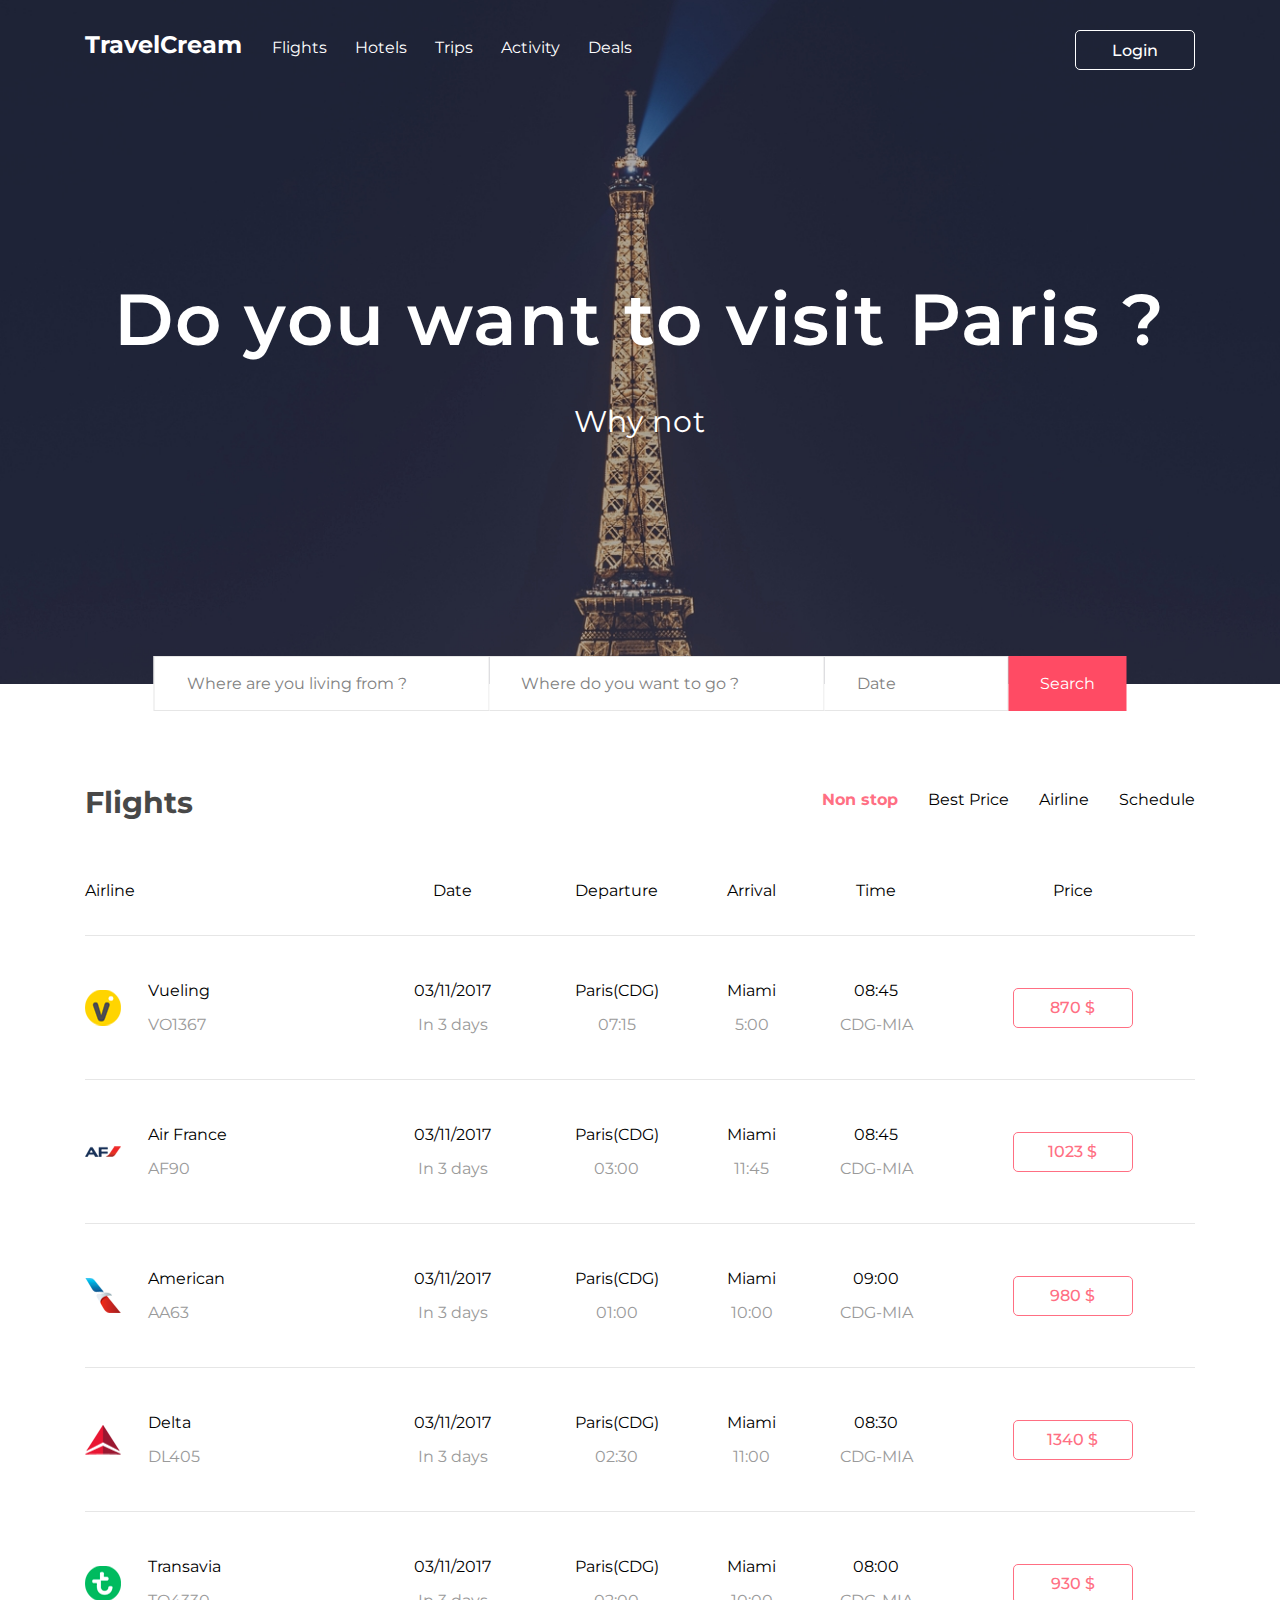
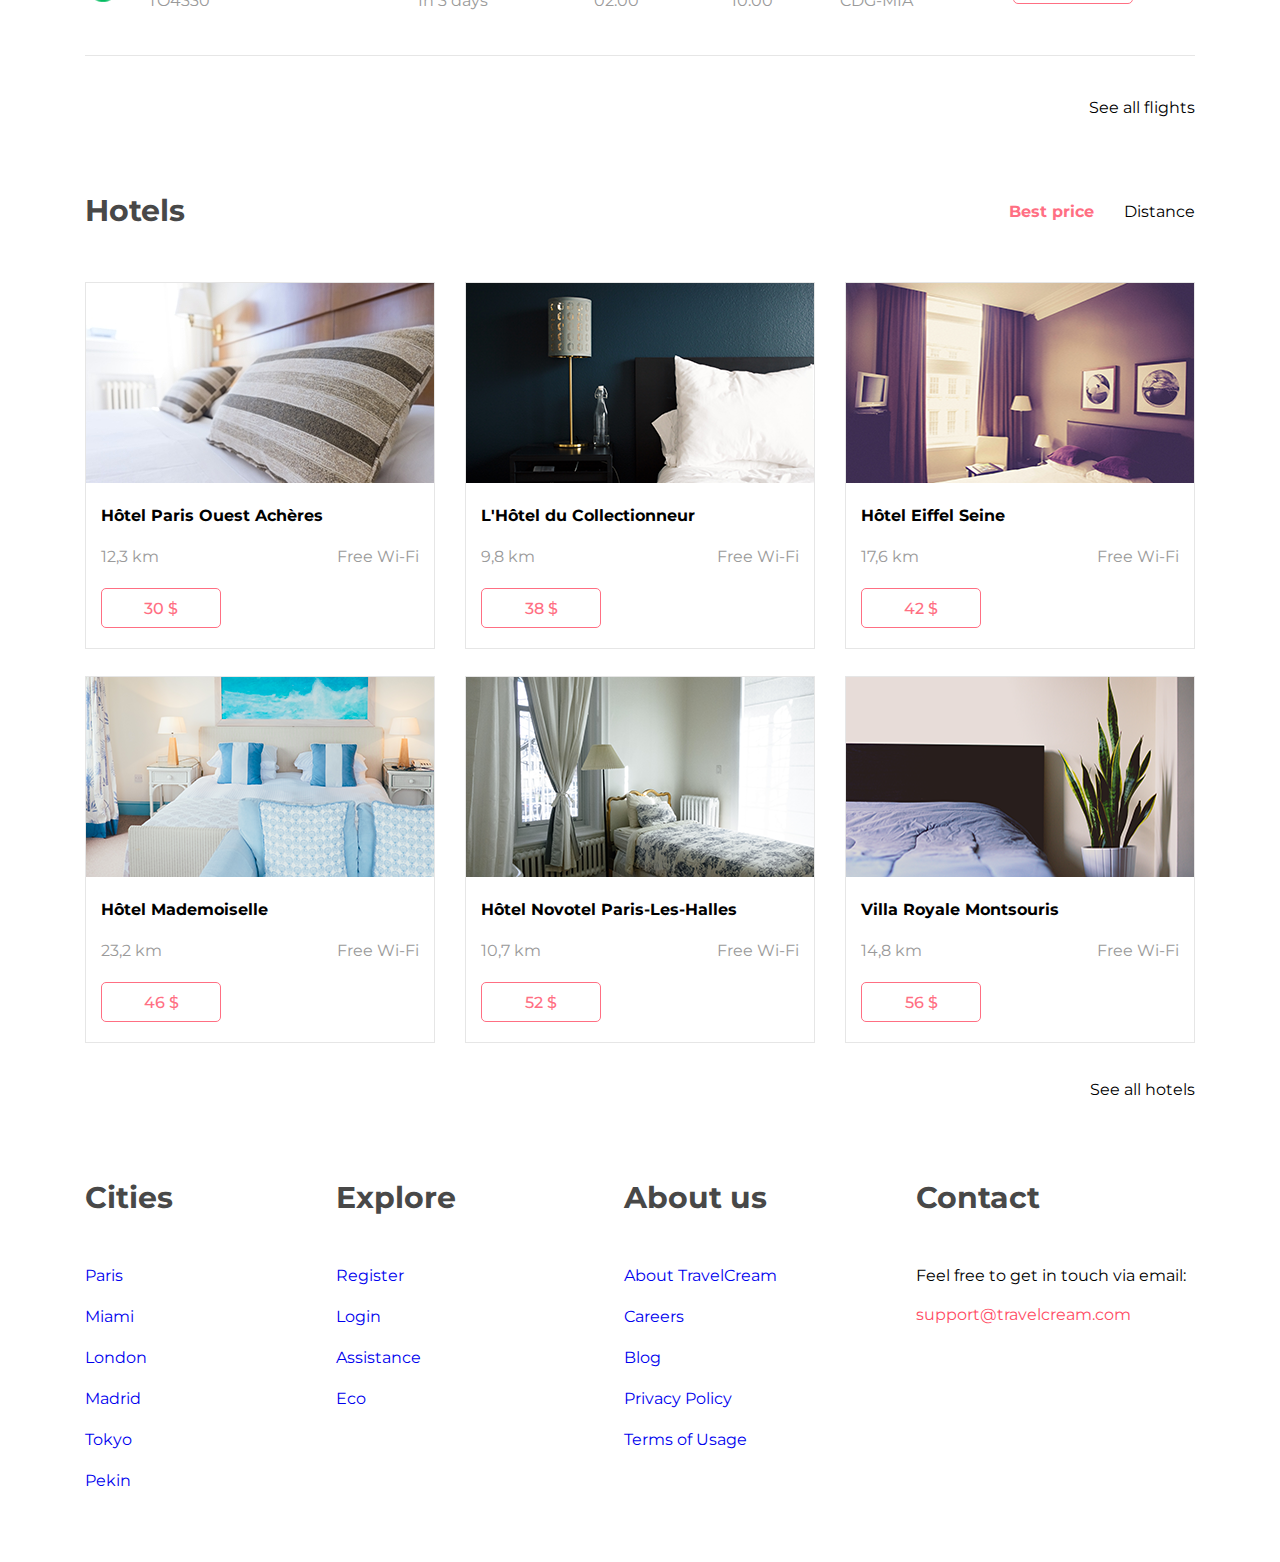
<file: OpenTemplate/index.html>
<!DOCTYPE html>
<html lang="en">
<head>
    <meta charset="UTF-8">
    <meta name="viewport" content="width=device-width, initial-scale=1.0">
    <link rel="stylesheet" type="text/css" href="style.css">
    <link rel="stylesheet" href="media.css">
    <link href="https://fonts.googleapis.com/css?family=Montserrat&display=swap" rel="stylesheet">
    <script src="jquery-3.4.1.min.js"></script>
    <script src="script.js"></script>
    <title>Paris Template</title>
</head>
<body>
    <header class="header">
        <div class="fixed-container clearfix">
           <div class="header-left">
                <a href="#" class="header-logo">
                    TravelCream
                </a>
                <nav class="header-nav">
                    <a href="#" class="header-nav-close">
                        <span></span>
                        <span></span>
                    </a>
                    <div class="header-nav-wrapper">
                        <ul>
                            <li><a href="#anchor1" class="link-to-scroll">Flights</a></li>
                            <li><a href="#anchor2" class="link-to-scroll">Hotels</a></li>
                            <li><a href="#">Trips</a></li>
                            <li><a href="#">Activity</a></li>
                            <li><a href="#">Deals</a></li>
                        </ul>
                        <button class="main-btn mobile-main-btn">Login</button>
                    </div>
                </nav>
           </div>
           <div class="header-right">
                <button class="main-btn header-btn">Login</button>
                <a href="#" class="header-burger">
                    <span></span>
                    <span></span>
                    <span></span>
                </a>
           </div>
        </div>
    </header>
    <main>
        <section class="main-heading">
        <div class="fixed-container">
            <h1 class="main-topic">
                Do you want to visit Paris ?
            </h1>
            <p class="main-topic-descr">Why not</p>
            <form class="main-form">
                <input type="text" placeholder="Where are you living from ?">
                <input type="text" placeholder="Where do you want to go ?">
                <input type="text" class="small-input" placeholder="Date">
                <button type="submit">Search</button>
            </form>
        </div>
        </section>

        <section class="flights">
            <div class="fixed-container">
               <div class="flights-top clearfix">
                <h2 class="flights-heading" id="anchor1">
                    Flights
                </h2>
                <div class="flights-links">
                    <ul>
                        <li><a href="#">Non stop</a></li>
                        <li><a href="#">Best Price</a></li>
                        <li><a href="#">Airline</a></li>
                        <li><a href="#">Schedule</a></li>
                    </ul>
                </div>
               </div>

               <div class="flights-table">
                   <table>
                       <thead>
                           <tr>
                               <td>Airline</td>
                               <td>Date</td>
                               <td>Departure</td>
                               <td>Arrival</td>
                               <td>Time</td>
                               <td>Price</td>
                           </tr>
                       </thead>
                       <tbody>
                           <tr>
                               <td>
                                   <img src="img/vueling.png" alt="Vueling Airline icon">
                                   <div class="table-text">
                                         Vueling
                                        <span>VO1367</span>     
                                   </div>
                               </td>
                               <td>
                                   03/11/2017
                                   <span>In 3 days</span>
                               </td>
                               <td>
                                   Paris(CDG)
                                   <span>07:15</span>
                               </td>
                               <td>
                                   Miami
                                   <span>5:00</span>
                               </td>
                               <td>
                                   08:45
                                   <span>CDG-MIA</span>
                               </td>
                               <td>
                                   <button class="main-btn">870 $</button>
                               </td>
                           </tr>
                           <tr>
                            <td>
                                <img src="img/AF.png" alt="Air France icon">
                                <div class="table-text">
                                      Air France
                                     <span>AF90</span>     
                                </div>
                            </td>
                            <td>
                                03/11/2017
                                <span>In 3 days</span>
                            </td>
                            <td>
                                Paris(CDG)
                                <span>03:00</span>
                            </td>
                            <td>
                                Miami
                                <span>11:45</span>
                            </td>
                            <td>
                                08:45
                                <span>CDG-MIA</span>
                            </td>
                            <td>
                                <button class="main-btn">1023 $</button>
                            </td>
                           </tr>
                           <tr>
                            <td>
                                <img src="img/AA.png" alt="American Airline icon">
                                <div class="table-text">
                                      American
                                     <span>AA63</span>     
                                </div>
                            </td>
                            <td>
                                03/11/2017
                                <span>In 3 days</span>
                            </td>
                            <td>
                                Paris(CDG)
                                <span>01:00</span>
                            </td>
                            <td>
                                Miami
                                <span>10:00</span>
                            </td>
                            <td>
                                09:00
                                <span>CDG-MIA</span>
                            </td>
                            <td>
                                <button class="main-btn">980 $</button>
                            </td>
                           </tr>
                           <tr>
                            <td>
                                <img src="img/Delta.png" alt="Delta Airline icon">
                                <div class="table-text">
                                      Delta
                                     <span>DL405</span>     
                                </div>
                            </td>
                            <td>
                                03/11/2017
                                <span>In 3 days</span>
                            </td>
                            <td>
                                Paris(CDG)
                                <span>02:30</span>
                            </td>
                            <td>
                                Miami
                                <span>11:00</span>
                            </td>
                            <td>
                                08:30
                                <span>CDG-MIA</span>
                            </td>
                            <td>
                                <button class="main-btn">1340 $</button>
                            </td>
                           </tr>
                           <tr>
                            <td>
                                <img src="img/Transavia.png" alt="Transavia Airline icon">
                                <div class="table-text">
                                      Transavia
                                     <span>TO4330</span>     
                                </div>
                            </td>
                            <td>
                                03/11/2017
                                <span>In 3 days</span>
                            </td>
                            <td>
                                Paris(CDG)
                                <span>02:00</span>
                            </td>
                            <td>
                                Miami
                                <span>10:00</span>
                            </td>
                            <td>
                                08:00
                                <span>CDG-MIA</span>
                            </td>
                            <td>
                                <button class="main-btn">930 $</button>
                            </td>
                           </tr>
                       </tbody>
                   </table>
                   <div class="flights-link">
                       <a href="#">See all flights</a>
                   </div>
               </div>
            </div>
        </section>

        <section class="hotels">
            <div class="fixed-container">
                <div class="hotels-top clearfix">
                    <h2 class="hotels-heading" id="anchor2">
                        Hotels
                    </h2>
                    <div class="hotels-links">
                        <ul>
                            <li><a href="#">Best price</a></li>
                            <li><a href="#">Distance</a></li>
                        </ul>
                    </div>
                </div>

                <div class="hotels-items clearfix">
                    <div class="hotels-item">
                        <figure class="hotel-img">
                            <img src="img/hotels-img.jpg" alt="Hôtel Paris Ouest Achères image">
                        </figure>
                        <h3 class="hotel-title">Hôtel Paris Ouest Achères</h3>
                        <div class="hotel-props clearfix">
                            <div class="hotel-distance">12,3 km</div>
                            <div class="hotel-service">Free Wi-Fi</div>
                        </div>
                        <button class="main-btn">30 $</button>
                    </div>
                    <div class="hotels-item">
                        <figure class="hotel-img">
                            <img src="img/hotel2.png" alt="L'Hôtel du Collectionneur image">
                        </figure>
                        <h3 class="hotel-title">L'Hôtel du Collectionneur</h3>
                        <div class="hotel-props clearfix">
                            <div class="hotel-distance">9,8 km</div>
                            <div class="hotel-service">Free Wi-Fi</div>
                        </div>
                        <button class="main-btn">38 $</button>
                    </div>
                    <div class="hotels-item">
                        <figure class="hotel-img">
                            <img src="img/hotel3.png" alt="Hôtel Eiffel Seine image">
                        </figure>
                        <h3 class="hotel-title">Hôtel Eiffel Seine</h3>
                        <div class="hotel-props clearfix">
                            <div class="hotel-distance">17,6 km</div>
                            <div class="hotel-service">Free Wi-Fi</div>
                        </div>
                        <button class="main-btn">42 $</button>
                    </div>
                    <div class="hotels-item">
                        <figure class="hotel-img">
                            <img src="img/hotel4.png" alt="Hôtel Mademoiselle image">
                        </figure>
                        <h3 class="hotel-title">Hôtel Mademoiselle</h3>
                        <div class="hotel-props clearfix">
                            <div class="hotel-distance">23,2 km</div>
                            <div class="hotel-service">Free Wi-Fi</div>
                        </div>
                        <button class="main-btn">46 $</button>
                    </div>
                    <div class="hotels-item">
                        <figure class="hotel-img">
                            <img src="img/hotel5.png" alt="Hôtel Novotel Paris-Les-Halles image">
                        </figure>
                        <h3 class="hotel-title">Hôtel Novotel Paris-Les-Halles</h3>
                        <div class="hotel-props clearfix">
                            <div class="hotel-distance">10,7 km</div>
                            <div class="hotel-service">Free Wi-Fi</div>
                        </div>
                        <button class="main-btn">52 $</button>
                    </div>
                    <div class="hotels-item">
                        <figure class="hotel-img">
                            <img src="img/hotel6.png" alt="Villa Royale Montsouris image">
                        </figure>
                        <h3 class="hotel-title">Villa Royale Montsouris</h3>
                        <div class="hotel-props clearfix">
                            <div class="hotel-distance">14,8 km</div>
                            <div class="hotel-service">Free Wi-Fi</div>
                        </div>
                        <button class="main-btn">56 $</button>
                    </div>
                </div>
                <div class="hotels-link">
                       <a href="#">See all hotels</a>
                </div>
            </div>
        </section>
    </main>
    <footer class="footer">
        <div class="fixed-container">
            <div class="footer-column">
                <div class="footer-title">Cities</div>
                <ul>
                    <li><a href="#">Paris</a></li>
                    <li><a href="#">Miami</a></li>
                    <li><a href="#">London</a></li>
                    <li><a href="#">Madrid</a></li>
                    <li><a href="#">Tokyo</a></li>
                    <li><a href="#">Pekin</a></li>
                </ul>
            </div>
            <div class="footer-column">
                <div class="footer-title">Explore</div>
                <ul>
                    <li><a href="#">Register</a></li>
                    <li><a href="#">Login</a></li>
                    <li><a href="#">Assistance</a></li>
                    <li><a href="#">Eco</a></li>
                </ul>
            </div>
            <div class="footer-column">
                <div class="footer-title">About us</div>
                <ul>
                    <li><a href="#">About TravelCream</a></li>
                    <li><a href="#">Careers</a></li>
                    <li><a href="#">Blog</a></li>
                    <li><a href="#">Privacy Policy</a></li>
                    <li><a href="#">Terms of Usage</a></li>
                </ul>
            </div>
            <div class="footer-column">
                <div class="footer-title">Contact</div>
                <span class="contact-text">
                    Feel free to get in touch via email:
                </span>
                <a href="mailto:support@travelcream.com" class="footer-mail">support@travelcream.com</a>
            </div>
        </div>
    </footer>
</body>
</html>
</file>
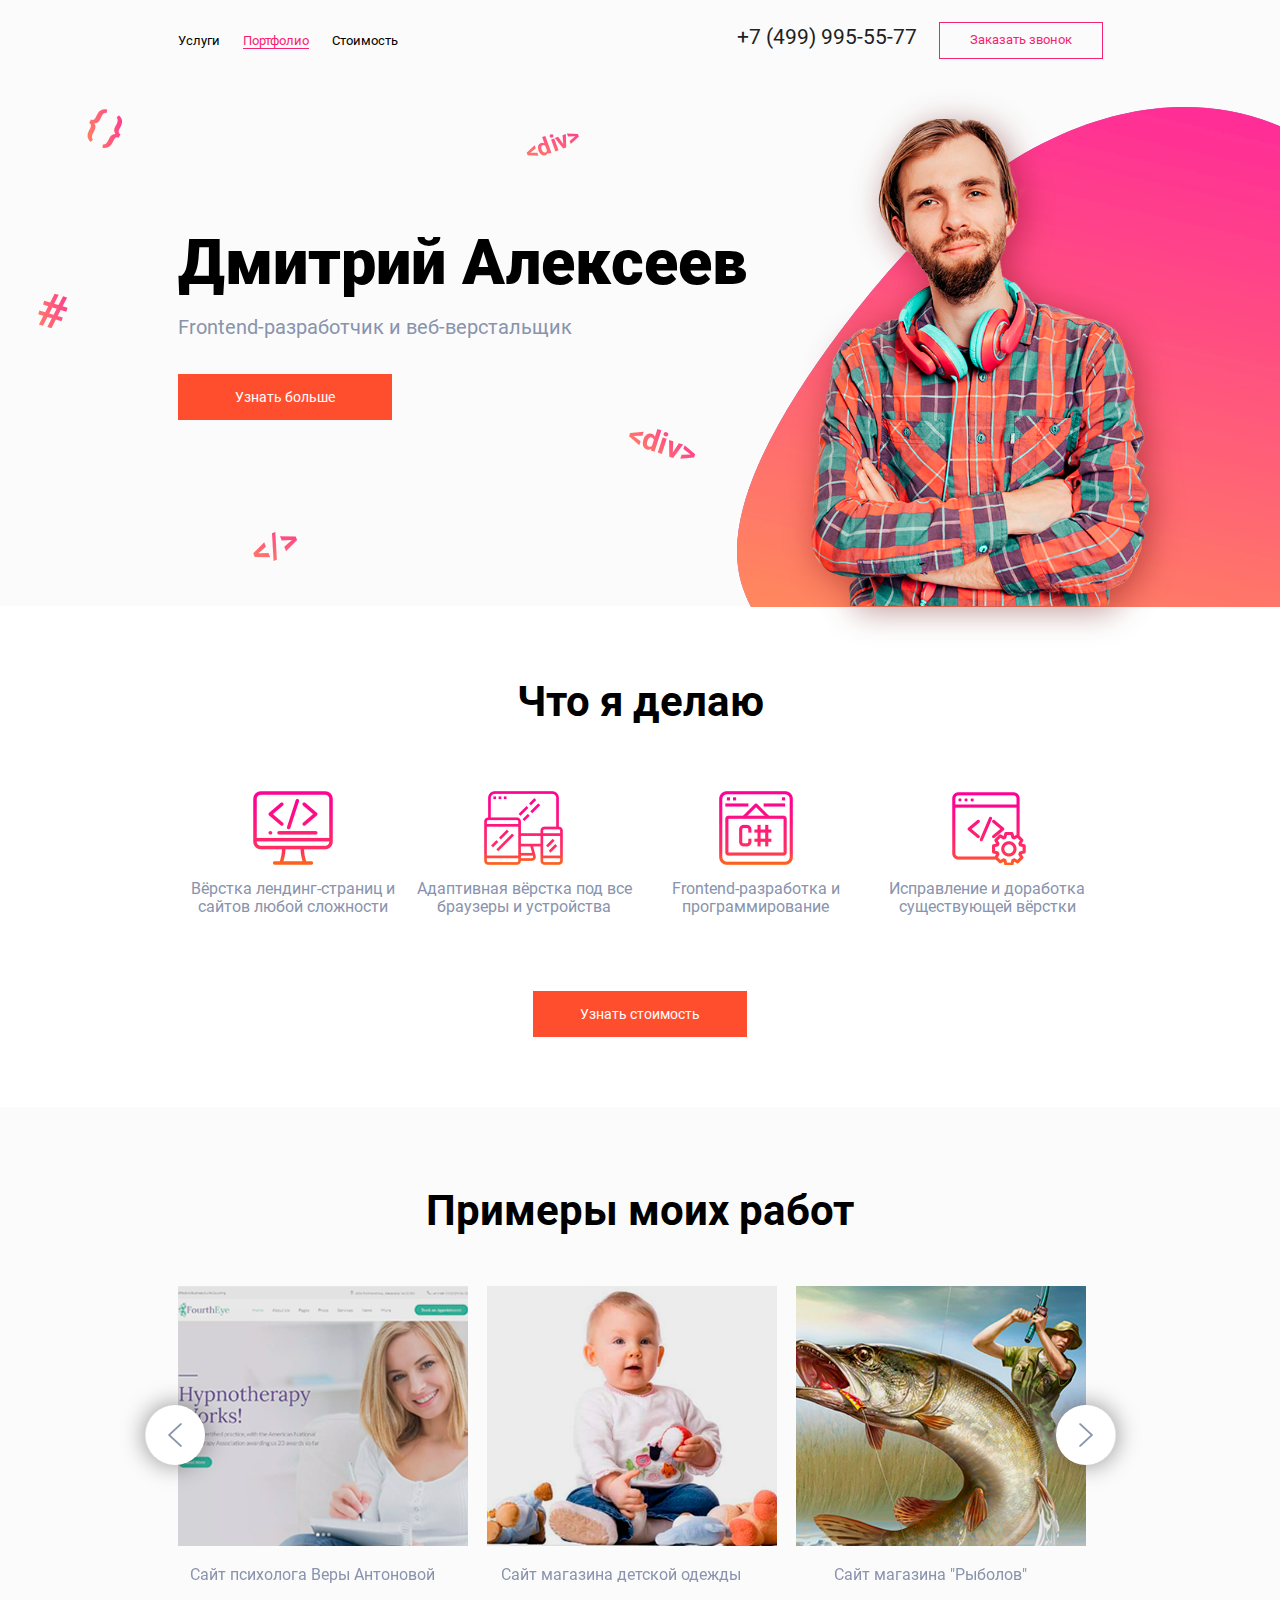
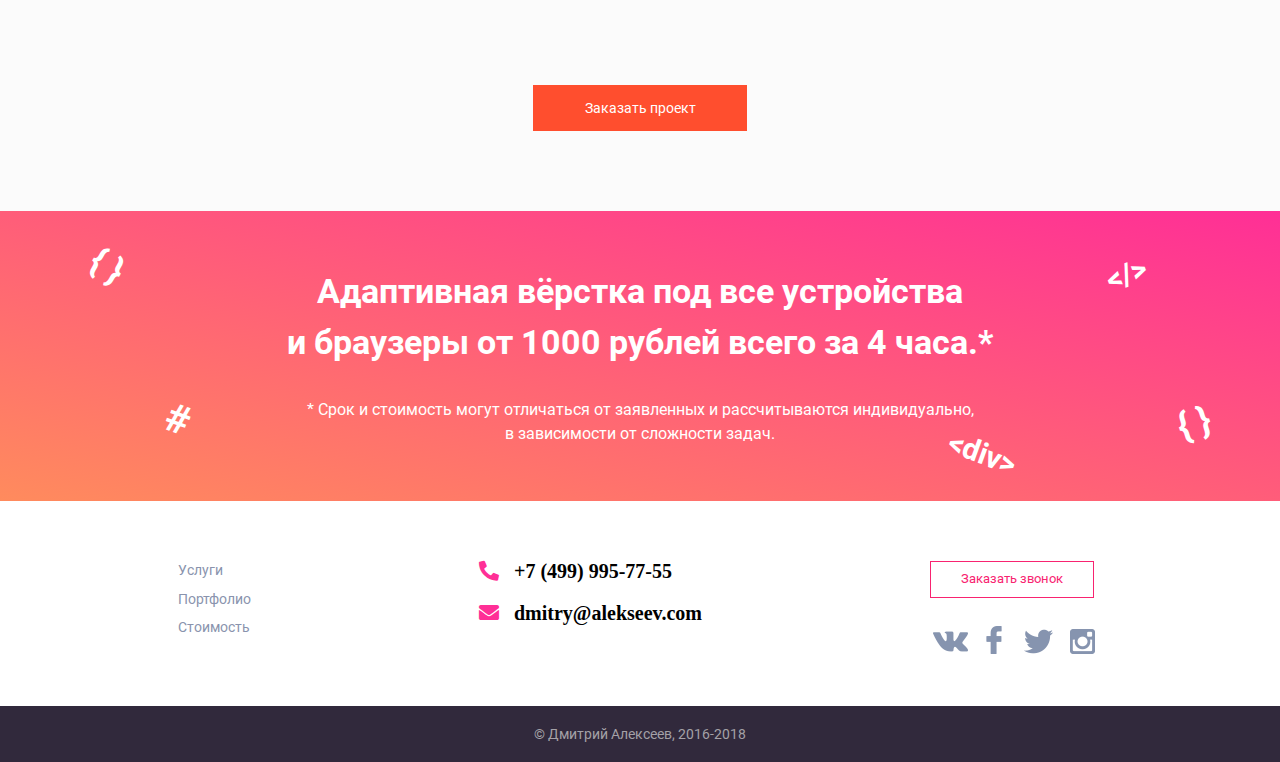
<file: PersonalPage/index.html>
<!DOCTYPE html>
<html lang="ru">
<head>
    <meta charset="UTF-8">
    <meta name="viewport" content="width=device-width, initial-scale=1.0">
    <link rel="stylesheet" href="styles/normalize.css">
    <link rel="stylesheet" href="styles/style.css">
    <link rel="stylesheet" href="styles/media.css">
    <link rel="stylesheet" href="styles/all.css">
    <link rel="stylesheet" href="styles/solid.css">
    <link rel="stylesheet" href="styles/solid.min.css">
    <link rel="stylesheet" href="slick-1.8.1/slick/slick.css">
    <link rel="stylesheet" href="slick-1.8.1/slick/slick-theme.css">
    <title>My landing page</title>
</head>
<body>
    <header class="header">
        <div class="fixed-container clearfix">
            <span class="menu-item"></span>
            <nav class="header-nav">
                <ul>
                    <li><a class="header-nav__link" href="#anchor_job">Услуги</a></li>
                    <li><a class="header-nav__link active" href="#anchor_projects">Портфолио</a></li>
                    <li><a class="header-nav__link" href="#anchor_price">Стоимость</a></li>
                </ul>
            </nav>
            <div class="top-contact">
                <a href="tel:+74999955577" class="top-tel">+7 (499) 995-55-77</a>
                <button class="order-btn">Заказать звонок</button>
                <a href="tel:+74999955577"><div class="call-icon"></div></a>
            </div>
        </div>
        <div class="main-heading">
            <div class="flat-elements">
                <span class="flat-elements__top1">{ }</span>
                <span class="flat-elements__top2">&lt;div&gt;</span>
                <span class="flat-elements__top3">#</span>
                <span class="flat-elements__top4">&lt;/&gt;</span>
                <span class="flat-elements__top5">&lt;div&gt;</span>
            </div>
            <div class="slide-menu clearfix">
                <ul>
                    <li><a class="header-nav__link" href="#anchor_job">Услуги</a></li>
                    <li><a class="header-nav__link" href="#anchor_projects">Портфолио</a></li>
                    <li><a class="header-nav__link" href="#anchor_price">Стоимость</a></li>
                </ul>
            </div>
            <div class="fixed-container">
                <div class="left-head">
                    <h1 class="name">Дмитрий Алексеев</h1>
                    <!-- <div class="name">Дмитрий Алексеев</div> -->
                    <span class="name-descr">Frontend-разработчик и веб-верстальщик</span>
                    <button class="main-btn">Узнать больше</button>
                </div>
                <img src="img/man.png" alt="Фотография Дмитрий Алексеев" class="photo">
            </div>
            <svg class="svg-bg">
                <!-- <defs>
                    <linearGradient id="linear-gradient">
                        <stop offset="0%" stop-color="#ff8b5d"/>
                        <stop offset="100%" stop-color="#ff2f96"/>
                    </linearGradient>
                </defs>
                <g class="svg-group">
                    <ellipse rx="345" ry="165" cx="75" cy="400" transform="rotate(-45, 20, 90)"/>
                    <ellipse rx="300" ry="200" cx="620" cy="-50" transform="rotate(60, 287, 30)"/>
                    <circle r="150" cx="340" cy="400"/>
                </g> -->
            </svg>

        </div>
    </header>
    <main class="main">
        <div class="low-screen-heading">
            <div class="fixed-container">
                <h1 class="name">Дмитрий Алексеев</h1>
                <!-- <div class="name">Дмитрий Алексеев</div> -->
                <span class="name-descr">Frontend-разработчик и веб-верстальщик</span>
                <button class="main-btn">Узнать больше</button>
            </div>
        </div>
        <div class="job-section" id="anchor_job">
            <div class="fixed-container">
                <h2 class="alt-heading">Что я делаю</h2>
                <!-- Список через DISPLAY FLEX -->
                <ul class="skills-list">
                    <li class="skills-list-item">
                        <img src="img/j1.png" alt="Иконка вёрстки">
                        <span>
                            Вёрстка лендинг-страниц и сайтов любой сложности
                        </span>
                    </li>
                    <li class="skills-list-item">
                        <img src="img/j2.png" alt="Иконка вёрстки">
                        <span>
                            Адаптивная вёрстка под все браузеры и устройства
                        </span>
                    </li>                       
                    <li class="skills-list-item">
                        <img src="img/j3.png" alt="Иконка вёрстки">
                        <span>
                            Frontend-разработка и программирование 
                        </span>
                    </li>
                    <li class="skills-list-item">
                        <img src="img/j4.png" alt="Иконка вёрстки">
                        <span>
                            Исправление и доработка существующей вёрстки
                        </span>
                    </li>
                </ul>
                <button class="main-btn">Узнать стоимость</button>
            </div>
        </div>
        <div class="projects-section" id="anchor_projects">
            <div class="fixed-container">
                <h2 class="alt-heading">Примеры моих работ</h2>
                <!-- Реализовать слайдер с помощью плагина Slick на JQuery -->
                
                <!-- <div class="slider-select">
                    <input type="radio" name="slider" id="radio1" class="radio">
                    <label for="radio1"></label>
                    <input checked type="radio" name="slider" id="radio2" class="radio">
                    <label for="radio2"></label>
                    <input type="radio" name="slider" id="radio3" class="radio">
                    <label for="radio3"></label>
                </div> -->
                <div class="slider">
                    <div class="slider-item">
                        <img src="img/p1.png" alt="Изображение сайта психолога Веры Антоновой">
                        <span>Сайт психолога Веры Антоновой</span>
                    </div>
                    <div class="slider-item">
                        <img src="img/p2.png" alt="Изображение ребенка">
                        <span>Сайт магазина детской одежды</span>
                    </div>
                    <div class="slider-item">
                        <img src="img/p3.png" alt="Изображение рыбака">
                        <span>Сайт магазина "Рыболов"</span>
                    </div>
                    <div class="slider-item">
                        <img src="img/p4.png" alt="Изображение ласточкино гнездо">
                        <span>Сайт новостного агенства</span>
                    </div>
                </div>
                <button class="main-btn">Заказать проект</button>
                <div class="custom-arrows">
                    <button type = "button" class = "prev"></button>
                    <button type = "button" class = "next"></button>
                </div>
            </div>
        </div>
        <div class="price-section" id="anchor_price">
            <div class="fixed-container">
                <h2 class="price-heading">
                    Адаптивная вёрстка под все устройства<br> и браузеры от 1000 рублей всего за 4 часа.*
                </h2>
                <span class="alt-price-heading">
                    * Срок и стоимость могут отличаться от заявленных и рассчитываются индивидуально,<br>
                    в зависимости от сложности задач.
                </span>
            </div>
            <div class="flat-elements">
                <span class="flat-elements__bot1">{ }</span>
                <span class="flat-elements__bot2">#</span>
                <span class="flat-elements__bot3">&lt;/&gt;</span>
                <span class="flat-elements__bot4">&lt;div&gt;</span>
                <span class="flat-elements__bot5">{ }</span>
            </div>
        </div>
    </main>
    <footer class="footer">
        <div class="fixed-container">
            <div class="contacts-section">
                <!-- <i class="fas fa-phone-alt">fdfd</i> -->
                <ul class="left-list">
                    <li><a href="#">Услуги</a></li>
                    <li><a href="#">Портфолио</a></li>
                    <li><a href="#">Стоимость</a></li>
                </ul>
                <ul class="central-list">
                    <li><a href="tel:+74999957755" class="fas fa-phone-alt">+7 (499) 995-77-55</a></li>
                    <li><a href="mailto:dmitry@alekseev.com" class="fas fa-envelope">dmitry@alekseev.com</a></li>
                </ul>
                <div class="right-part">
                    <button class="order-btn">Заказать звонок</button>
                    <ul class="social-list">
                        <li><a href="https://vk.com/" class="vk"></a></li>
                        <li><a href="https://facebook.com" class="fb"></a></li>
                        <li><a href="https://twitter.com" class="tw"></a></li>
                        <li><a href="https://instagram.com" class="inst"></a></li>
                    </ul>
                </div>
            </div>
        </div>
        <div class="foot-bar">
            <div class="fixed-container">
                <span class="foot-info">&copy; Дмитрий Алексеев, 2016-2018</span>
            </div>
        </div>
    </footer>
    <!-- Подключение плагина слайдера Slick jquery  -->
    <!-- <script type="text/javascript" src="//cdn.jsdelivr.net/gh/kenwheeler/slick@1.9.0/slick/slick.min.js"></script> -->
    <script src="jquery-3.4.1.min.js"></script>
    <script src="slick-1.8.1/slick/slick.min.js"></script>
    <script src="script.js"></script>
</body>
</html>
</file>
<file: OpenTemplate/style.css>
/* font-family: 'Montserrat', sans-serif; */
* {
    margin: 0;
    padding: 0;
    box-sizing: border-box;
    font-family: 'Montserrat', Regular;
    font-size: 16px;
    outline: none;
}

a {
    text-decoration: none;
}

.clearfix::after {
    content: "";
    display: block;
    clear: both;
}

.header {
    position: absolute;
    left: 0;
    top: 0;
    width: 100%;
    padding-top: 30px;
    z-index: 10;
}

.header-burger {
    display: none;
}

.header-nav-open {
    opacity: 1;
    visibility: visible;
    transition: opacity 0.3s, visibility 0.3s;
}

.header-nav-close {
    position: relative;
    display: none;
    
}

.header-nav-close span {
    position: absolute;
    left: 0;
    top: 0;
    display: block;
    height: 3px;
    width: 40px;
    background-color: #fff;
}

.header-nav-close span:first-child {
    transform: rotate(45deg);
}
.header-nav-close span:last-child {
    transform: rotate(-45deg);
}


.header-burger span {
    display: block;
    width: 35px;
    height: 3px;
    background-color: #fff;
}

.header-burger span:nth-child(2) {
    margin: 7px 0;
}

.mobile-main-btn {
    display: none;
}

.fixed-container {
    width: 100%;
    max-width: 1130px;
    padding: 0 10px;
    margin: 0 auto;
}

/* Основная кнопка */
.main-btn {
    border: none;
    width: 120px;
    height: 40px;
    border-radius: 5px;
    font-weight: 500;
    color: #ff6f83;
    text-align: center;
    cursor: pointer;
    background-color: transparent;
    border: 1px solid #ff6f83;
    transition: background-color 0.15s, color 0.15s;
}

.main-btn:hover {
    color: white;
    background-color: #ff6f83;
    transition: background-color 0.15s, color 0.15s;
}

.header-left {
    float: left;
}

.header-right {
    float: right;
}

.header-logo {
    display: inline-block;
    font-size: 24px;
    font-weight: 700;
    color: white;
}

.header-nav {
    display: inline-block;
    margin-left: 26px;
}

.header-nav ul {
    list-style-type: none;
}

.header-nav ul li {
    display: inline-block;
}

.header-nav ul li a {
    color: white;
    margin-right: 24px;
}

.header-right .main-btn {
    color: white; 
    border-color: white;
}

/* MAIN-TOPIC */

.main-heading {
    padding-top: 275px;
    padding-bottom: 244px;
    position: relative;
    background-image: url("img/first-img.jpg");
    background-position: center;
    background-repeat: no-repeat;
    background-size: cover;
}

.main-topic {
    text-align: center;
    color: white;
    font-weight: 600;
    letter-spacing: 1.8px;
    font-size: 72px;
}

.main-topic-descr {
    text-align: center;
    color: white;
    font-size: 30px;
    margin-top: 40px;
    letter-spacing: 0.75px;
}

.main-form {
    position: absolute;
    left: 50%;
    transform: translateX(-50%);
    bottom: -27px;
    width: 973px;
    font-size: 0;
}

.main-form input {
    height: 55px;
    border: 1px solid #e6e6e6;
    width: 34.5%;
}

.main-form input::placeholder {
    color: #818181;
    padding-left: 32px;
}

.main-form input:nth-child(2) {
    border-left: none;
}

.main-form .small-input {
    width: 18.9%;
    border-left: none;
}

.main-form button {
    width: 12.1%;
    height: 55px;
    border: none;
    background-color: #ff4b64;
    color: #fff;
    cursor: pointer;
    transition: background-color 0.15s;
}

.main-form button:hover {
    background-color: #fb7689;
    transition: background-color 0.15s;
}

/* Основная часть */

.flights {
    background-color: white;
    padding-top: 100px;
}

.flights-heading, .hotels-heading {
    color: #484848;
    font-size: 30px;
    float: left;
}

.flights-links, .hotels-links {
    float: right;
}

.flights-links ul {
    list-style-type: none;
}

.flights-links ul li {
    display: inline-block;
}

.flights-links ul li a {
    color: black;
    margin-left: 26px;
    line-height: 32px;
}

.flights-links ul li:first-child a {
    color: #ff6f83;
    font-weight: 700;
}

/* ТАБЛИЦА */

.flights-table {
    margin-top: 60px;
    width: 100%;
}

.flights-table table {
    width: 100%;
    border-collapse: collapse;
}

.flights-table table thead  {
    border-bottom: 1px solid #e6e6e6;
}

.flights-table table thead td {
    padding-bottom: 35px;
    text-align: center;
}

.flights-table table thead td:first-child {
    text-align: left;
}

.flights-table table tbody tr {
    border-bottom: 1px solid #e6e6e6;
}

.flights-table table tbody td {
    padding: 45px 0;
    text-align: center;
}

.flights-table table tbody td:first-child {
    text-align: left;
}

.flights-table table tbody td:last-child {
    text-align: center;
}

.flights-table table tbody td span {
    display: block;
    margin-top: 15px;
    color: #9a9a9a;
}

.flights-table table tbody td img {
    display: inline-block;
    vertical-align: middle;
}

.flights-table .table-text {
    display: inline-block;   
    vertical-align: middle;
    margin-left: 23px;
}

.flights-link {
    text-align: right;
    margin-top: 42px;
}

.flights-link a {   
    color: black;
}

/* ------- ОТЕЛИ ------- */
/* Заголовки */
.hotels {
    padding-top: 75px;
    margin-bottom: 50px;
}

.hotels-links ul {
    list-style-type: none;

}

.hotels-links ul li {
    display: inline-block;
}

.hotels-links ul li a {
    color: black;
    margin-left: 26px;
    line-height: 40px;
} 

.hotels-links ul li:first-child a {
    color: #ff6f83;
    font-weight: 700;
}

/* Карточки */

.hotels-items {
    width: 100%;
    font-size: 0;
    margin-top: 50px;
}

.hotels-item {
    /* float: left; */
    display: inline-block;
    width: 31.5%;
    margin-right: 2.75%;
    border: 1px solid #e6e6e6;
    margin-bottom: 27px;
}

.hotels-item:nth-child(3n) {
    margin-right: 0;
}

.hotel-img {
    width: 100%;
    height: 200px;
}

.hotel-img img {
    width: 100%;
    height: 100%;
    object-fit: cover;
}

.hotel-title {
    padding-top: 23px;
    padding-left: 15px;
}

.hotel-props {
    color: #9a9a9a;
    padding: 22px 15px;
}

.hotel-distance {
    float: left;
}

.hotel-service {
    float: right;
}

.hotels-item .main-btn {
    margin-left: 15px;
    margin-bottom: 20px;
}

.hotels-link {
    text-align: right;
    margin-top: 10px;
}

.hotels-link a {
    color: black;
}

/* FOOTER */

.footer {
    background-color: white;
    padding-top: 30px;
    padding-bottom: 50px;
}

.footer .fixed-container {
    font-size: 0;
}

.footer-column {
    width: 22.6%;
    display: inline-block;
    vertical-align: top;
}

.footer-column:nth-child(2) {
    width: 26%;
}

.footer-column:nth-child(3) {
    width: 26.3%;
}

.footer-column:last-child {
    width: 24.7%;
}

.footer-title {
    color: #484848;
    font-size: 30px;
    font-weight: 700;
    margin-bottom: 50px;
}

.footer-column ul {
    list-style-type: none;
}

.footer-column ul li {
    margin-bottom: 22px;
}

.contact-text {
    display: inline-block;
    width: 100%;
}

.footer-mail {
    display: inline-block;
    color: #ff4b64;
    margin-top: 20px;
}
</file>
<file: OpenTemplate/media.css>
@media (max-width: 1130px) {
    .main-form {
        /* display: none; */
        width: 100%;
        max-width: 993px;
        padding: 0 10px; 
    }
    .main-form input {
        width: 30%;
    }
    .main-form .small-input {
        width: 20%;
    }
    .main-form button {
        width: 20%;
    }
}

@media (max-width: 768px) {
    .header-nav {
        position: fixed;
        top: 0;
        left: 0;
        margin: 0;
        width: 100%;
        height: 100vh;
        min-height: 500px;
        overflow-y: auto;
        background-color: #212538;
        text-align: center;
        display: table;
        opacity: 0;
        visibility: hidden;
        transition: opacity 0.3s, visibility 0.3s;
    }
    .header-nav-open {
        opacity: 1;
        visibility: visible;
        transition: opacity 0.3s, visibility 0.3s;
    }
    .header-nav-close {
        position: absolute;
        right: 20px;
        width: 35px;
        height: 35px;
        top: 30px;
        display: block;
    }
    .header-nav-wrapper {
        width: 100%;
        height: 100%;
        display: table-cell;
        vertical-align: middle;
    }
    .header-nav ul li {
        display: block;
        width: 100%;
        text-align: center;
    }
    .header-nav ul li a {
        display: inline-block;
        margin: 0;
        margin-bottom: 30px;
    }
    .header-nav ul {
        width: 100%;
        
    }
    .mobile-main-btn {
        display: inline-block;
        margin-top: 30px;
    }
    .hotels-item {
        width: 48%;
        margin-right: 4%;
    }
    .hotels-item:nth-child(3n) {
        margin-right: 4%;
    }
    .hotels-item:nth-child(2n) {
        margin-right: 0;
    }
    .footer-column {
        width: 50%;
        margin-bottom: 30px;
    }
    .footer-column:nth-child(2) {
        width: 50%;
    }
    
    .footer-column:nth-child(3) {
        width: 50%;
    }
    
    .footer-column:last-child {
        width: 50%;
    }
    .flights-table {
        overflow-x: scroll;
    }
    
    .flights-table table {
        width: 748px;
    }
    .header-burger {
        display: block;
    }
    .header-btn {
        display: none;
    }
    .flights-links ul li:last-child a {
        margin-left: 0;
    }
}

@media (max-width: 560px) {
    .flights {
        padding: 40px 0;
        padding-top: 90px;
    }
    .flights-heading {
        float: none;
    }
    .flights-links {
        float: none;
        margin-top: 20px;
    }
    .flights-links ul li:first-child a {
        margin-left: 0;
    }
    .hotels-item {
        width: 100%;
        margin-right: 0 !important;
    }
    .footer-column {
        width: 100% !important;
    }
    .hotels-links ul li:first-child a {
        margin-left: 16px;
    }
    .main-topic {
        font-size: 45px;
    }
    .main-heading {
        min-height: 450px;
        padding-top: 150px;
        padding-bottom: 50px;
    }
    .main-form {
        bottom: -57px;
    }
    .main-form input {
        width: 50%;
    }
    .main-form .small-input {
        width: 50%;
        margin-top: 5px;
        border-left: 1px solid #e6e6e6;
    }
    .main-form button {
        width: 50%;
    }
}
</file>
<file: PersonalPage/styles/style.css>
@font-face {
    font-family: "Roboto";
    src: url("../fonts/roboto-v20-latin_cyrillic-regular.woff2") format("woff2"),
    url("../fonts/roboto-v20-latin_cyrillic-regular.woff") format("woff");
    font-style: normal;
    font-weight: normal;
}

@font-face {
    font-family: "Roboto";
    src: url("../fonts/roboto-v20-latin_cyrillic-500.woff2") format("woff2"),
    url("../fonts/roboto-v20-latin_cyrillic-500.woff") format("woff");
    font-style: normal;
    font-weight: 500;
}

@font-face {
    font-family: "Roboto";
    src: url("../fonts/roboto-v20-latin_cyrillic-700.woff2") format("woff2"), 
    url("../fonts/roboto-v20-latin_cyrillic-700.woff") format("woff");
    font-style: normal;
    font-weight: 700;
}

@font-face {
    font-family: "Roboto";
    src: url("../fonts/roboto-v20-latin_cyrillic-900.woff2") format("woff2"),
    url("../fonts/roboto-v20-latin_cyrillic-900.woff") format("woff");
    font-style: normal;
    font-weight: 900;
}

@import url("https://netdna.bootstrapcdn.com/font-awesome/4.1.0/css/font-awesome.min.css");

html, body {
    overflow-x: hidden;
}

* {
    margin: 0;
    padding: 0;
    box-sizing: border-box;
    font-family: 'Roboto';
    outline: none;
}

a {
    text-decoration: none;
}

.fixed-container {
    max-width: 925px;
    min-width: 300px;
    margin: 0 auto;
}

.clearfix::after {
    content: "";
    display: block;
    clear: both;
}

.active {
    color: #f82370 !important;
    border-bottom: 1px solid #f82370;
}

/* Верхний блок */

.header {
    padding-top: 22px;
    background-color: #fbfbfb;
}

.menu-item {
    display: none;
    cursor: pointer;
    padding-right: 45px; 
    padding-top: 32px;
    background-image: url("../img/menu.png");
	background-repeat: no-repeat;
	background-size: contain;
}

.header-nav {
    padding-top: 12px;
    display: inline-block;
    font-size: 13px;
}

.header-nav ul {
    list-style-type: none;
}

.header-nav ul li {
    display: inline-block;
    margin-right: 20px;
}

.header-nav__link {
    color: black;
}

/* Мобильное меню */
.slide-menu {
    position: absolute;
    left: 22px;
    top: 0;
    width: 300px; 
    display: none;
    /* z-index: 10; */
    /* background-color: #fbfbfb; */
}

.slide-menu ul {
    list-style-type: none;
}

.slide-menu ul li {
    margin-top: 10px;
    padding-bottom: 5px;
    /* border-bottom: 1px solid red; */
}

.top-contact {
    float: right;
}

.low-screen-tel {
    display: none;
}

.call-icon {
    display: none;
    cursor: pointer;
    width: 26px;
    height: 26px;
    background-image: url("../img/call-icon.png");
    background-repeat: no-repeat;
    background-position: center;
}

.top-tel {
    font-size: 21px;
    margin-right: 18px;
    color: #1f1f24;
}

.order-btn {
    border: none;
    width: 164px;
    height: 37px;
    font-size: 13px;
    color: #f82370;
    cursor: pointer;
    background-color: transparent;
    border: 1px solid #f82370;
    transition: background-color 0.15s, color 0.15s;
}

.order-btn:hover {
    color: white;
    background-color: #f82370;
    transition: background-color 0.15s, color 0.15s;
}

/* ГЛАВНЫЙ ЗАГОЛОВОК */

.main-heading {
    position: relative;
    width: 100%;
    padding-top: 60px;
}

.main-heading .fixed-container {
    display: flex;
    justify-content: space-between;
    align-items: center;
}

.left-head {
    padding-bottom: 120px;
}

.name {
    font-size: 63px;
    margin-bottom: 17px;
    font-weight: 900;
}

.name-descr {
    display: inline-block;
    color: #8993ad;
    font-size: 20px;
}

.main-btn {
    display: block;
    width: 214px;
    height: 46px;
    margin-top: 35px;
    border: none;
    color: white;
    cursor: pointer;
    font-size: 14px;
    background-color: #ff4e2e;
    transition: background-color 0.15s;
}

.main-btn:hover {
    background-color: #fc6a4f;
    transition: background-color 0.15s;
}

.photo {
    position: relative;
    left: 5%;
    max-height: 487px;
    z-index: 10;
    filter: drop-shadow(5px 5px 16px rgba(100, 0, 0, 0.4));
}

.low-screen-heading {
    display: none;
}

.low-screen-heading .name {
    text-align: center;
    width: 100%;
    font-size: 32px;
}

.low-screen-heading .name-descr {
    position: relative;
    left: 50%;
    transform: translateX(-50%);
    font-size: 16px;
}

.low-screen-heading .main-btn {
    margin-left: auto;
    margin-right: auto;
}

/* --- ЛЕТАЮЩИЕ ТЕГИ top --- */

.flat-elements {
    position: relative;
}

.main-heading .flat-elements span {
    position: absolute;
    top: 250px;
    left: 25%;
    font-weight: bold;
    background: linear-gradient(to right top, #ff8b5d, #ff2f96);
    background-clip: border-box;
    -webkit-background-clip: text;
    -webkit-text-fill-color: transparent;
    transform: rotate(0);
    transition: top 1s ease-out, left 1s ease-out, transform 1s ease-out, font-size 1s ease-out;
    -webkit-transition: top 1s ease-out, left 1s ease-out, transform 1s ease-out, font-size 1s ease-out;
    -moz-transition: top 1s ease-out, left 1s ease-out, transform 1s ease-out, font-size 1s ease-out;
    -o-transition: top 1s ease-out, left 1s ease-out, transform 1s ease-out, font-size 1s ease-out;
}

.flat-elements__top1 {
    font-size: 38px;
}
.flat-elements__top2 {
    font-size: 24px;
}
.flat-elements__top3 {
    font-size: 48px;
}
.flat-elements__top4 {
    font-size: 34px;
}
.flat-elements__top5 {
    font-size: 30px;
}

/* SVG BACKGROUND */

 .svg-bg {
    width: 644px;
    height: 500px;
    position: absolute;
    left: 57.6%;
    top: 8.7%;
    background-image: url("../img/main-about__photo-background.svg");
    background-repeat: no-repeat;
    background-size: 114%;
} 

/* ---------------- ОСНОВНАЯ ЧАСТЬ ------------------- */

/* --- СЕКЦИЯ "Что я делаю" --- */

.job-section {
    padding-top: 72px;
    padding-bottom: 70px;
}

.job-section .main-btn {
    margin: 75px auto 0 auto;
}

.alt-heading {
    text-align: center;
    font-size: 42px;
    font-weight: 700;
}

.skills-list {
    list-style-type: none;
    display: flex;
    justify-content: space-between;
    padding-top: 65px;
}

.skills-list-item {
    /* width: 23%; */
    width: 230px;
}

.skills-list-item img {
    display: inline-block;
    position: relative;
    left: 50%;
    transform: translateX(-50%);
}

.skills-list-item span {
    display: inline-block;
    padding-top: 10px;
    width: 100%;
    text-align: center;
    color: #8993ad;
    font-size: 16px;
}

/* --- СЕКЦИЯ "Примеры моих работ" --- */

.projects-section {
    background-color: #fbfbfb;
    padding-top: 80px;
    padding-bottom: 80px;
}

.projects-section .main-btn {
    margin: 81px auto 0 auto;
}

.projects-section .fixed-container {
    position: relative;
}

.slider {
    padding-top: 50px;
    list-style-type: none;
    width: 100%;
    display: flex;
    justify-content: space-between;
    align-items: flex-start;
}

.slider-item {
    width: 30%;
    margin-right: 40px;
    padding-bottom: 20px;
}

.slider-item span {
    display: inline-block;
    width: 100%;
    padding-top: 20px; 
    text-align: center;
    color: #8993ad;
}

.slider-select {
    display: none;
    padding-top: 50px;
    width: 100%;
    text-align: center;
}

.radio {
    width: 17px;
    height: 17px;
}
.radio:not(checked) {
    position: absolute;
    opacity: 0;
}
.radio:not(checked) + label {
    position: relative;
    padding: 0 0 0 35px;
}
.radio:not(checked) + label:before {
    content: '';
    position: absolute;
    top: -3px;
    left: 0;
    width: 22px;
    height: 22px;
    border: 1px solid #CDD1DA;
    border-radius: 50%;
    background: #FFF;
}
.radio:not(checked) + label:after {
    content: '';
    position: absolute;
    top: 1px;
    left: 4px;
    width: 16px;
    height: 16px;
    border-radius: 50%;
    background: #ff4e2e;
    box-shadow: inset 0 1px 1px rgba(0,0,0,.5);
    opacity: 0;
    transition: all .2s;
}
.radio:checked + label:after {
    opacity: 1;
}

.slider-select input {
    margin-right: 10px;
}

.prev {
    position: absolute;
    top: 40%;
    left: -3.5%;
    cursor: pointer;
    width: 60px;
    height: 60px;
    border: none;
    border-radius: 30px;
    box-shadow: 0px 0px 23px 1px rgba(0,0,0,0.4);
    background-image: url("../img/arrow.png");
    background-repeat: no-repeat;
}

.next {
    position: absolute;
    top: 40%;
    left: 95%;
    cursor: pointer;
    width: 60px;
    height: 60px;
    border: none;
    border-radius: 30px;
    transform: scale(-1,1);
    box-shadow: 0px 0px 23px 1px rgba(0,0,0,0.4);
    background-image: url("../img/arrow.png");
    background-repeat: no-repeat;
}

/* Секция ЦЕНЫ */

.price-section {
    background: linear-gradient(to right top, #ff8b5d, #ff2f96);
    padding-bottom: 55px;
}

.price-heading {
    color: white;
    font-size: 34px;
    text-align: center;
    line-height: 150%;
    padding-top: 55px;
}

.alt-price-heading {
    display: inline-block;
    color: white;
    text-align: center;
    width: 100%;
    margin-top: 30px;
    line-height: 150%;
}

/* Летающие теги bottom */

.price-section .flat-elements span {
    position: absolute;
    font-weight: bold;
    color: white;
    transition: top 1s ease-out, left 1s ease-out, font-size 1s ease-out;
    -webkit-transition: top 1s ease-out, left 1s ease-out, font-size 1s ease-out;
    -moz-transition: top 1s ease-out, left 1s ease-out, font-size 1s ease-out;
    -o-transition: top 1s ease-out, left 1s ease-out, font-size 1s ease-out;
}
.flat-elements__bot1 {
    font-size: 36px;
    left: 7%;
    top: -200px;
    transform: rotate(30deg);
}
.flat-elements__bot2 {
    font-size: 40px;
    left: 13%;
    top: -49px;
    transform: rotate(20deg);
}
.flat-elements__bot3 {
    font-size: 30px;
    left: 86.4%;
    top: -189px;
    transform: rotate(-21deg);
}
.flat-elements__bot4 {
    font-size: 30px;
    left: 74%;
    top: -9px;
    transform: rotate(20deg);
}
.flat-elements__bot5 {
    font-size: 37px;
    left: 92%;
    top: -43px;
    transform: rotate(-17deg);
}

/* Секция КОНТАКТЫ */

.contacts-section {
    display: flex;
    justify-content: space-between;
    padding-top: 60px;
    padding-bottom: 60px;
}

.left-list, .central-list, .social-list {
    list-style-type: none;
}

.left-list li { 
    margin-bottom: 10px;
}

.left-list li a {
    color: #8993ad;
    font-size: 14px;
}

.central-list li {
    margin-bottom: 20px;
}

.fa-phone-alt:before, .fa-envelope:before {
    margin-right: 15px; 
    color: #ff2f96;
}

.fa-phone-alt, .fa-envelope {
    color: black;
    font-size: 20px;
    /* font-family: 'Roboto' !important; */
}

.social-list { 
    margin-top: 20px;
}

.social-list li { 
    display: inline-block;
}

.social-list li a { 
    padding-left: 40px; 
    padding-bottom: 30px; 
    background-image: url("../img/social-sprite.png");
    background-repeat: no-repeat;
}

.vk {
    background-position: 0 11px;
}

.fb { 
    background-position: 0 -40px;
}

.tw {
    background-position: 0 -90px;
}

.inst {
    background-position: 0 -140px;
}

/* --- Foot-bar --- */

.foot-bar { 
    background-color: #31293c;
    padding-top: 20px; 
    padding-bottom: 20px;
}

.foot-info {
    display: block;
    color: #a4a1a7; 
    width: 100%;
    text-align: center;
    font-size: 14px;
}
</file>
<file: PersonalPage/styles/media.css>
/* Несколько шагов адаптивности */
 @media (max-width: 1024px) and (min-width: 701px) {
     .fixed-container {
         padding: 0 22px;
     }
     .custom-arrows {
         display: none;
     }
     .svg-bg {
         left: 52.6%;
     }
     .photo {
         left: 0%;
     }
     .header-nav {
         display: none;
     }
     .menu-item {
         display: inline-block;
     }
     .name {
         font-size: 54px;
     }
     .slider-item {
         width: 40%;
         margin-right: 0;
     }
     .slider-item img {
         position: relative;
         left: 50%;
         transform: translateX(-50%);
     }
     .slider {
        justify-content: space-around;
     }
     .skills-list-item {
         width: 45%;
     }
     .skills-list-item:nth-child(3), .skills-list-item:nth-child(4) {
         margin-top: 30px;
     }
     .skills-list {
         flex-wrap: wrap;
         justify-content: center;
     }
     .skills-list-item span {
        position: relative;
        width: 80%;
        left: 50%;
        transform: translateX(-50%);
    }
    /* flying tags */
    .flat-elements__top1 {
        top: -30px !important;
        left: 46.9% !important;
    }
    .flat-elements__top2 {
        left: 80% !important;
    }
    .flat-elements__top3 {
        top: 15px !important;
    }
    .flat-elements__top5 {
        left: 38% !important;
    }

    .flat-elements__bot2 {
        left: 1%;
    }
    .flat-elements__bot3 {
        left: 95.4%;
    }
     
 }

 @media (max-width: 700px) and (min-width: 481px) {
    .fixed-container {
        padding: 0 22px;
    }
    .custom-arrows {
        display: none;
    }
    .left-head {
        display: none;
    }
    .low-screen-heading {
        display: block;
    }
    .svg-bg {
        left: 9.6%;
    }
    .photo {
        left: 50%;
        transform: translateX(-50%);
    }
    .header-nav {
        display: none;
    }
    .menu-item {
        display: inline-block;
    }
    .slider-item {
        width: 40%;
        margin-right: 0;
    }
    .slider-item img {
        position: relative;
        left: 50%;
        transform: translateX(-50%);
    }
    .slider {
       justify-content: space-around;
    }
    .skills-list-item {
        width: 45%;
    }
    .skills-list-item:nth-child(3), .skills-list-item:nth-child(4) {
        margin-top: 30px;
    }
    .skills-list {
        flex-wrap: wrap;
        justify-content: center;
    }
    .skills-list-item span {
       position: relative;
       width: 80%;
       left: 50%;
       transform: translateX(-50%);
   }

   /* flying tags */
   .flat-elements__top2 {
       top: -10px !important;
       left: 58% !important;
   }
 }

 @media (max-width: 640px) {
     .custom-arrows {
        display: none;
    }
     .skills-list-item {
         width: 60%;
         margin-top: 40px;
     }
     .contacts-section {
         flex-wrap: wrap;
         justify-content: flex-start;
     }
     .left-list {
         width: 60%;
     }
     .central-list { 
         width: 60%;
         margin-top: 30px;
     }
     .right-part {
         width: 60%;
         margin-top: 30px;
     }
 }

 @media (max-width: 480px) {
    .fixed-container {
        padding: 0 22px;
    }
    .custom-arrows {
        display: none;
    }
    .low-screen-heading .name {
        font-size: 28px;
    }
    .low-screen-heading .name-descr {
        text-align: center;
    }
    .left-head {
        display: none;
    }
    .low-screen-heading {
        display: block;
    }
    .svg-bg {
        height: 400px;
        left: -34.4%;
        top: 13%;
    }
    .photo {
        left: 50%;
        transform: translateX(-50%);
        height: 400px;
    }
    .header-nav {
        display: none;
    }
    .menu-item {
        display: inline-block;
        padding-right: 33px; 
        padding-top: 26px;
    }
    .header .order-btn {
        display: none;
    }
    .top-contact {
        display: flex; 
        justify-content: space-between;
        align-items: center;
    }
    .call-icon {
        display: inline-block;
        align-self: flex-end;
    }
    .slider-item {
        width: 40%;
        margin-right: 0;
    }
    .slider-item img {
        position: relative;
        left: 50%;
        transform: translateX(-50%);
        width: 276px;
    }
    .slider {
       justify-content: space-around;
    }
    .skills-list-item {
        width: 90%;
        margin-top: 40px;
    }
    .skills-list-item:nth-child(3), .skills-list-item:nth-child(4) {
        margin-top: 30px;
    }
    .skills-list {
        flex-wrap: wrap;
        justify-content: center;
        padding-top: 30px;
    }
    .skills-list-item span {
       position: relative;
       width: 80%;
       left: 50%;
       transform: translateX(-50%);
   }
   .left-list {
    width: 70%;
    }
    .central-list { 
        width: 70%;
        margin-top: 30px;
    }
    .right-part {
        width: 70%;
        margin-top: 30px;
    }
    .price-heading { 
        font-size: 24px;
        text-align: left;
    }
    .alt-price-heading {
        text-align: left;
    }

    /* flying tags */
    .flat-elements__top1 {
        font-size: 30px;
    }
    .flat-elements__top2 {
        top: -32px !important;
        left: 67% !important;
        font-size: 20px;
    }
    .flat-elements__top3 {
        top: 75px !important;
        left: 11% !important;
    }
    .flat-elements__top4 {
        display: none;
    }
    .flat-elements__top5 {
        display: none;
    }
 }

 /* Поправки для "летающий тегов" */

 @media (max-width: 1360px) and (min-width: 1024px) {
     .flat-elements__top3 {
         left: 3% !important;
     }
 }

 @media (max-width: 820px) {
     .flat-elements__bot1 {
         display: none;
     }
     .flat-elements__bot2 {
         display: none;
     }
     .flat-elements__bot3 {
         display: none;
     }
     .flat-elements__bot4 {
         font-size: 20px;
         left: 18%;
         top: 20px;
     }
     .flat-elements__bot5 {
         font-size: 28px;
         left: 80%;
         top: -2px;
     }
 }
</file>
<file: PersonalPage/styles/solid.css>
/*!
 * Font Awesome Free 5.13.0 by @fontawesome - https://fontawesome.com
 * License - https://fontawesome.com/license/free (Icons: CC BY 4.0, Fonts: SIL OFL 1.1, Code: MIT License)
 */
@font-face {
  font-family: 'Font Awesome 5 Free';
  font-style: normal;
  font-weight: 900;
  font-display: block;
  src: url("../webfonts/fa-solid-900.eot");
  src: url("../webfonts/fa-solid-900.eot?#iefix") format("embedded-opentype"), url("../webfonts/fa-solid-900.woff2") format("woff2"), url("../webfonts/fa-solid-900.woff") format("woff"), url("../webfonts/fa-solid-900.ttf") format("truetype"), url("../webfonts/fa-solid-900.svg#fontawesome") format("svg"); }

.fa,
.fas {
  font-family: 'Font Awesome 5 Free';
  font-weight: 900; }
</file>
<file: PersonalPage/styles/solid.min.css>
/*!
 * Font Awesome Free 5.13.0 by @fontawesome - https://fontawesome.com
 * License - https://fontawesome.com/license/free (Icons: CC BY 4.0, Fonts: SIL OFL 1.1, Code: MIT License)
 */
@font-face{font-family:"Font Awesome 5 Free";font-style:normal;font-weight:900;font-display:block;src:url(../webfonts/fa-solid-900.eot);src:url(../webfonts/fa-solid-900.eot?#iefix) format("embedded-opentype"),url(../webfonts/fa-solid-900.woff2) format("woff2"),url(../webfonts/fa-solid-900.woff) format("woff"),url(../webfonts/fa-solid-900.ttf) format("truetype"),url(../webfonts/fa-solid-900.svg#fontawesome) format("svg")}.fa,.fas{font-family:"Font Awesome 5 Free";font-weight:900}
</file>
